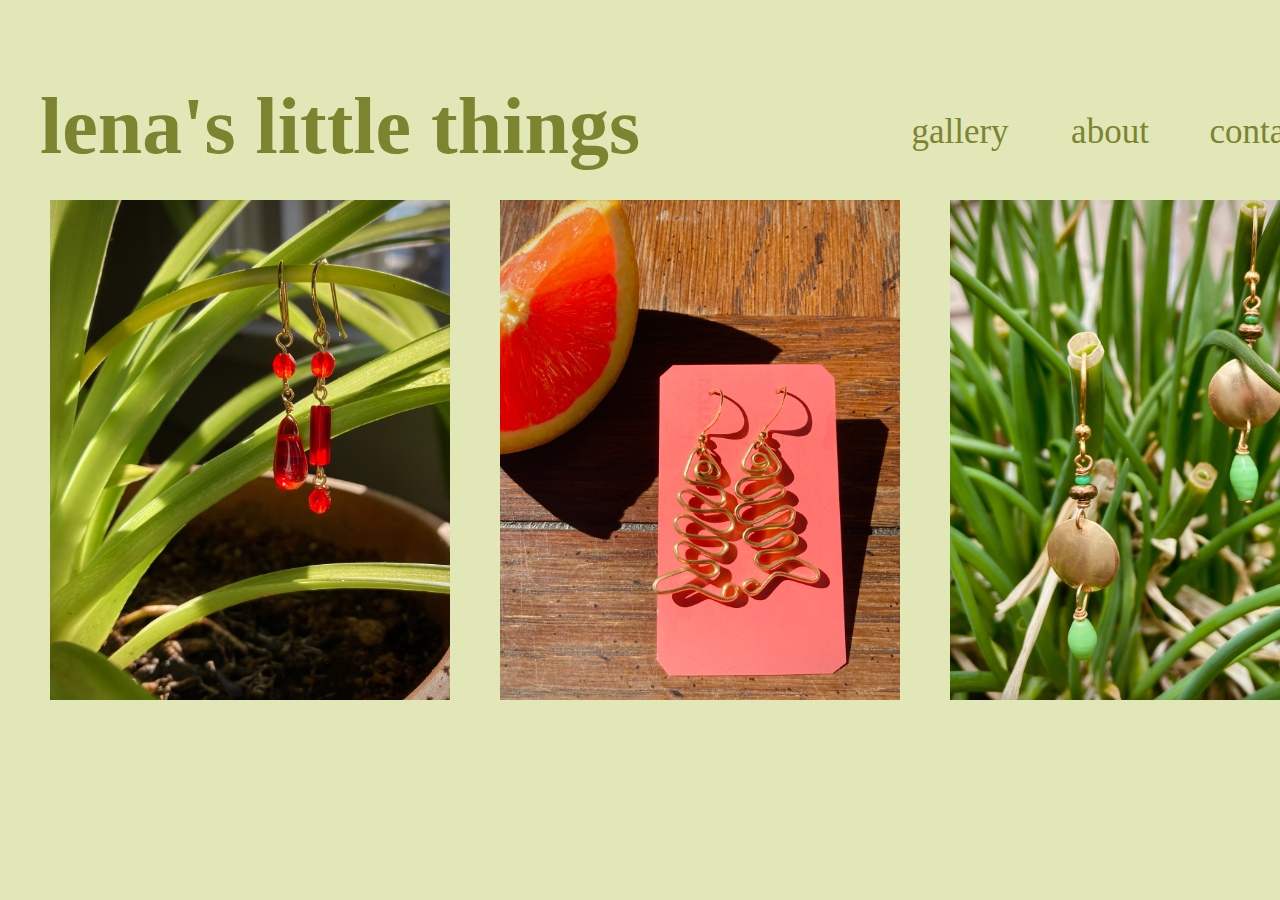
<file: index.html>
<!DOCTYPE html>
<html lang="en">
  <head>
    <style>
      /* Create two equal columns that floats next to each other */
      .column {
        float: left;
        width: 50%;
        padding: 10px;
      }

      .column img {
        margin-top: 12px;
      }

      /* Clear floats after the columns */
      .row:after {
        content: "";
        display: table;
        clear: both;
      }
    </style>
    <title>Lena's Website</title>
    <meta charset="utf-8">
    <link rel="stylesheet" href ="styles.css"/>
  </head>

  <body>
    <header class="main-header">
      <h1>lena's little things</h1>
    </header>
    <section>
      <a href="gallery.html">
      <button type = "button" class="gallery-button">gallery</button>
      </a>
      <button class="about-button">about</button>
      <button class="contact-button">contact</button>
      <br>
      <br>

      <!-- Photo Grid -->
<!-- <div class="row"> 
  <div class="column">
    <img class = "s0-image" src="images/ss.png" style="width:128px;height:128px;">
    <img class = "s1-image" src="images/ss1.png" style="width:128px;height:128px;">

  </div>
  <div class="column">
    <img class = "s0-image" src="images/ss.png" style="width:128px;height:128px;">
    <img class = "s2-image" src="images/ss2.png" style="width:128px;height:128px;">

  </div>
</div> -->

      

        <!-- UH poster presentation -->
        <!-- <img src = "https://www.soest.hawaii.edu/EarthScience-reu/images/2021_cohort_posters/Fleischer_REU2021_1500px.jpg" alt="UHM Atmospheric Sciences Research Poster"> -->
        <!-- <img class ="lena-image" src="https://www.soest.hawaii.edu/coasts/coastswp/wp-content/uploads/2022/07/IMG_8510-2048x2048.jpeg" >  -->
        <!-- style="width:128px;height:128px;" -->
        <img class = "s0-image" src="images/ss.png"> 
        <img class = "s1-image" src="images/ss1.png"> 
        <img class = "s2-image" src="images/ss2.png"> 

        <!-- <img class = "car-dude-image" src="images/IMG_1726.png">  -->

    </section>

    </body>
</html>
</file>
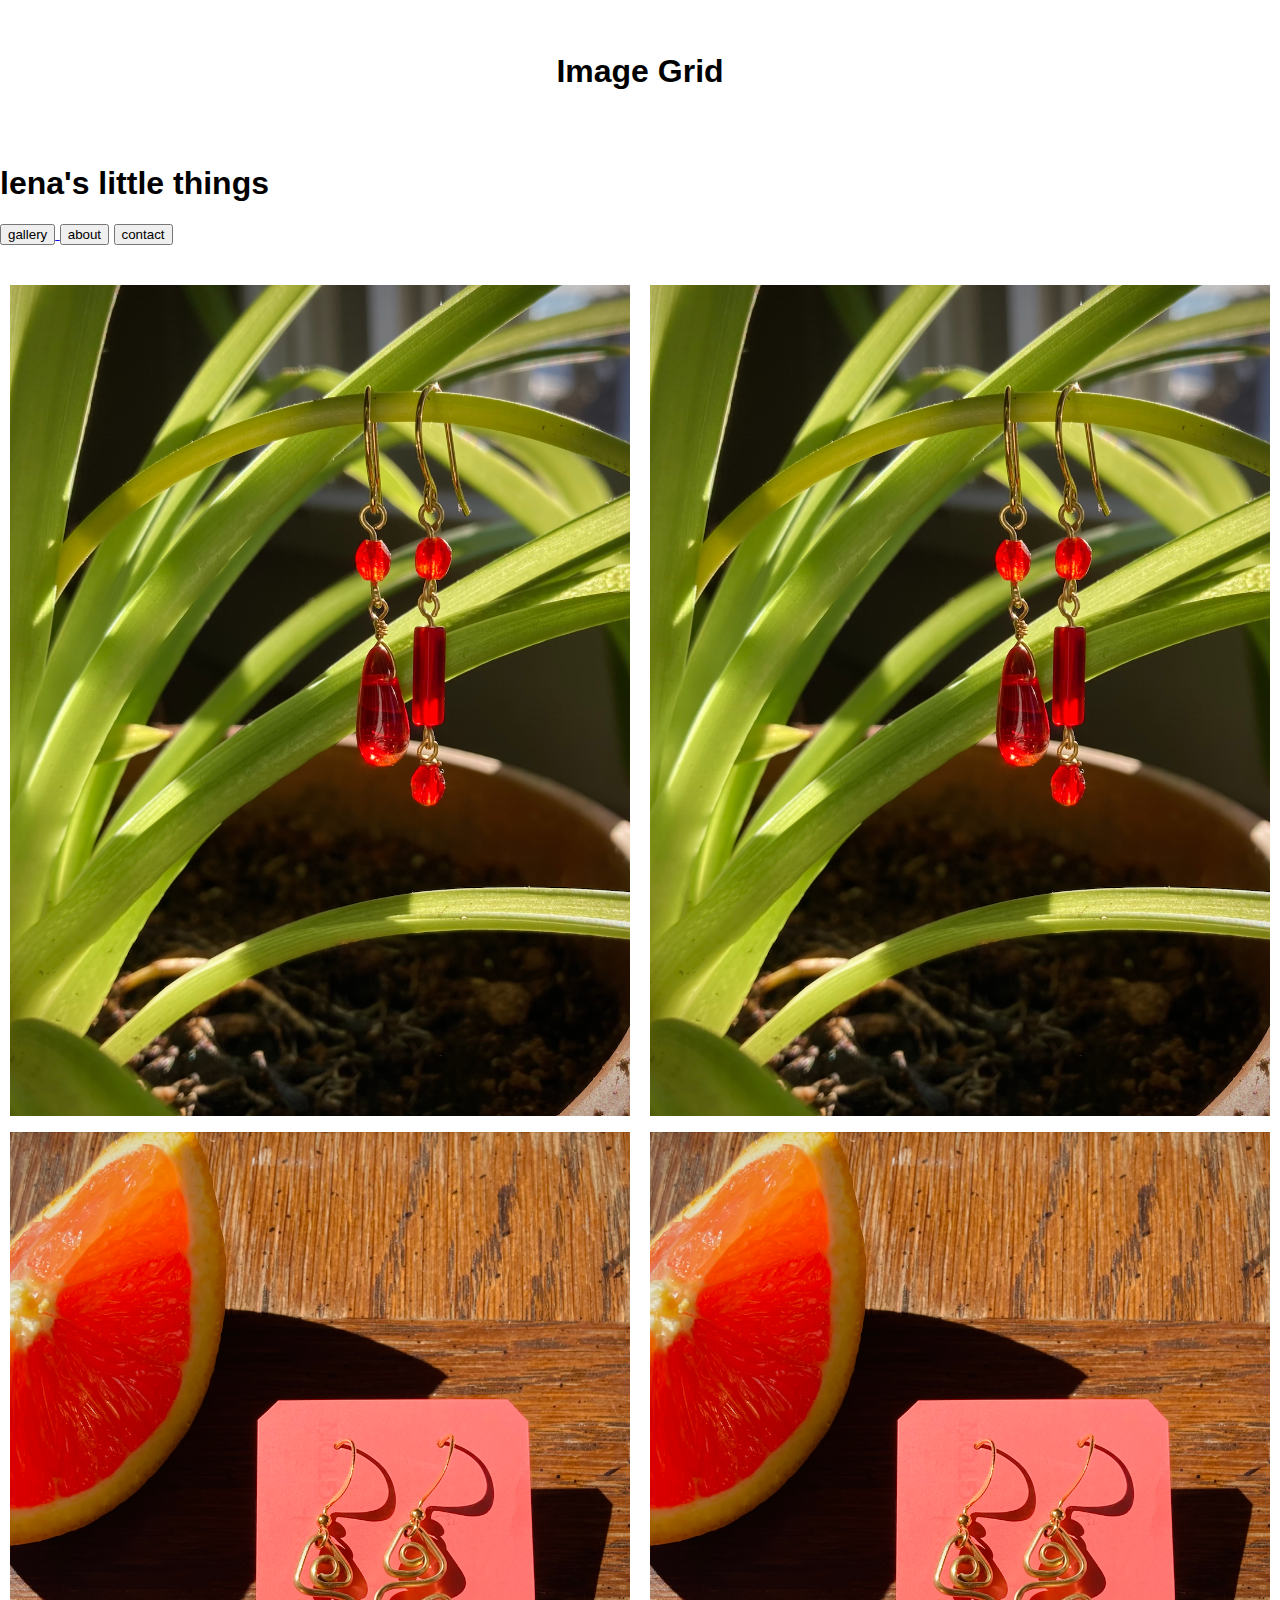
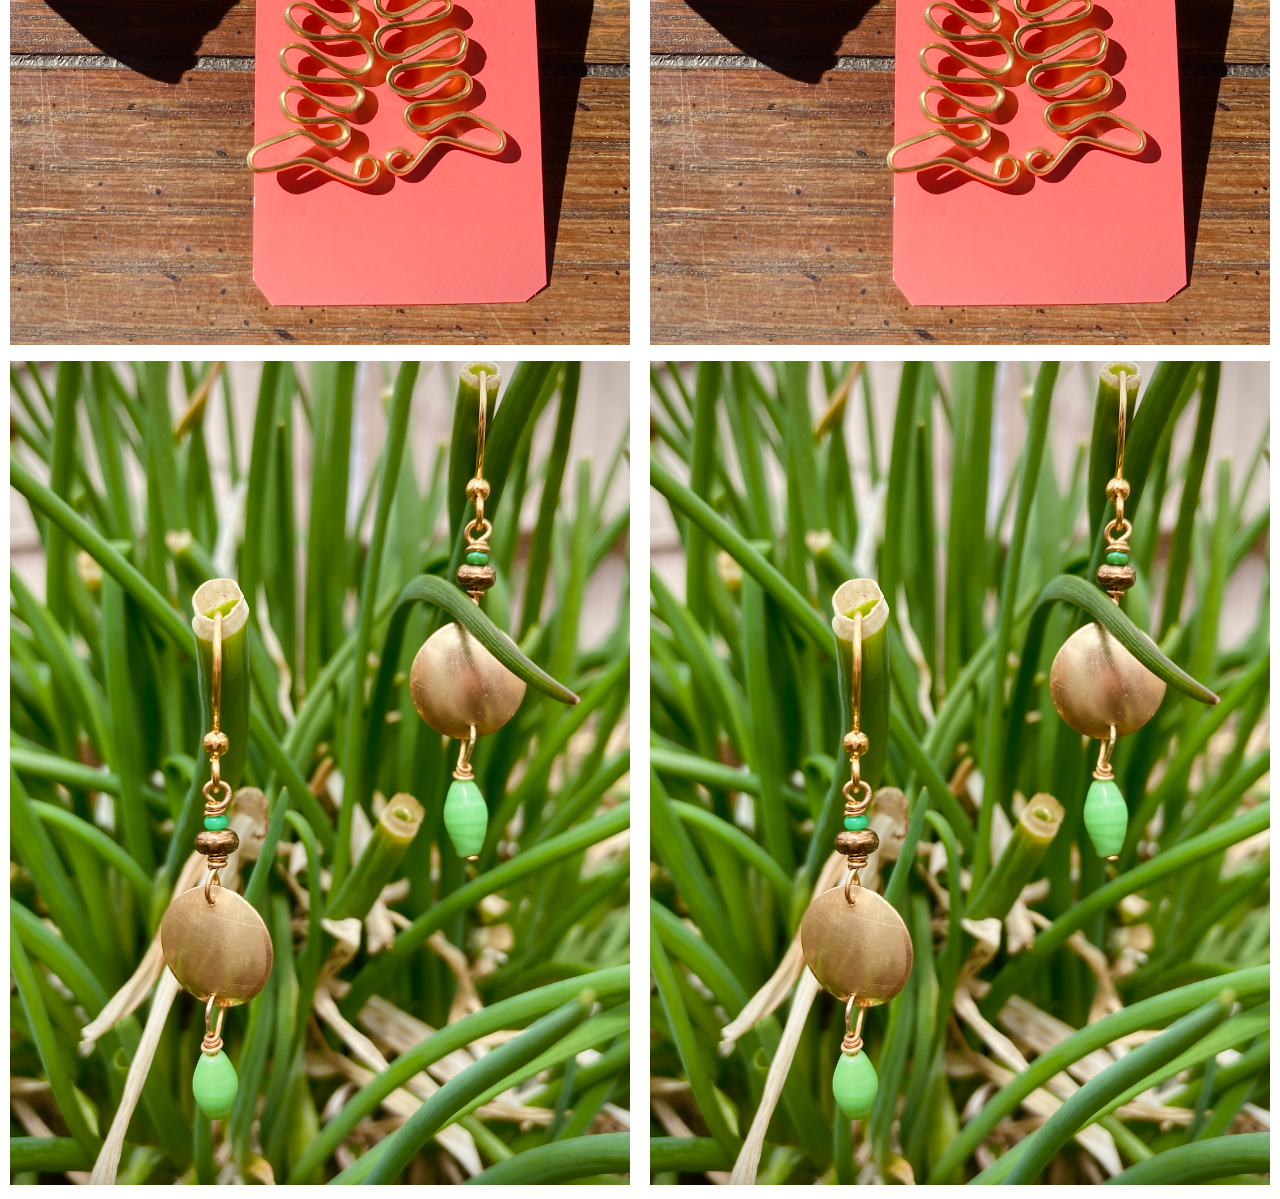
<file: gallery.html>
<!DOCTYPE html>
<html>
    <style>
        * {
        box-sizing: border-box;
        }

        body {
        margin: 0;
        font-family: Arial;
        }

        .header {
        text-align: center;
        padding: 32px;
        }

        /* Create two equal columns that floats next to each other */
        .column {
        float: left;
        width: 50%;
        padding: 10px;
        }

        .column img {
        margin-top: 12px;
        }

        /* Clear floats after the columns */
        .row:after {
        content: "";
        display: table;
        clear: both;
        } 
    </style>    
<body>

<!-- Header -->
<div class="header">
  <h1>Image Grid</h1>
</div>

<body>
    <header class="main-header">
      <h1>lena's little things</h1>
    </header>
      <a href="gallery.html">
      <button type = "button" class="gallery-button">gallery</button>
      </a>
      <button class="about-button">about</button>
      <button class="contact-button">contact</button>
      <br>
      <br>

<!-- Photo Grid -->
<div class="row"> 
  <div class="column">
  <img src="images/ss.png" style="width:100%">
  <img src="images/ss1.png" style="width:100%">
  <img src="images/ss2.png" style="width:100%">
  </div>

  <div class="column">
    <img src="images/ss.png" style="width:100%">
    <img src="images/ss1.png" style="width:100%">
    <img src="images/ss2.png" style="width:100%">  
  </div>
</div>

</body>
</html>
</file>
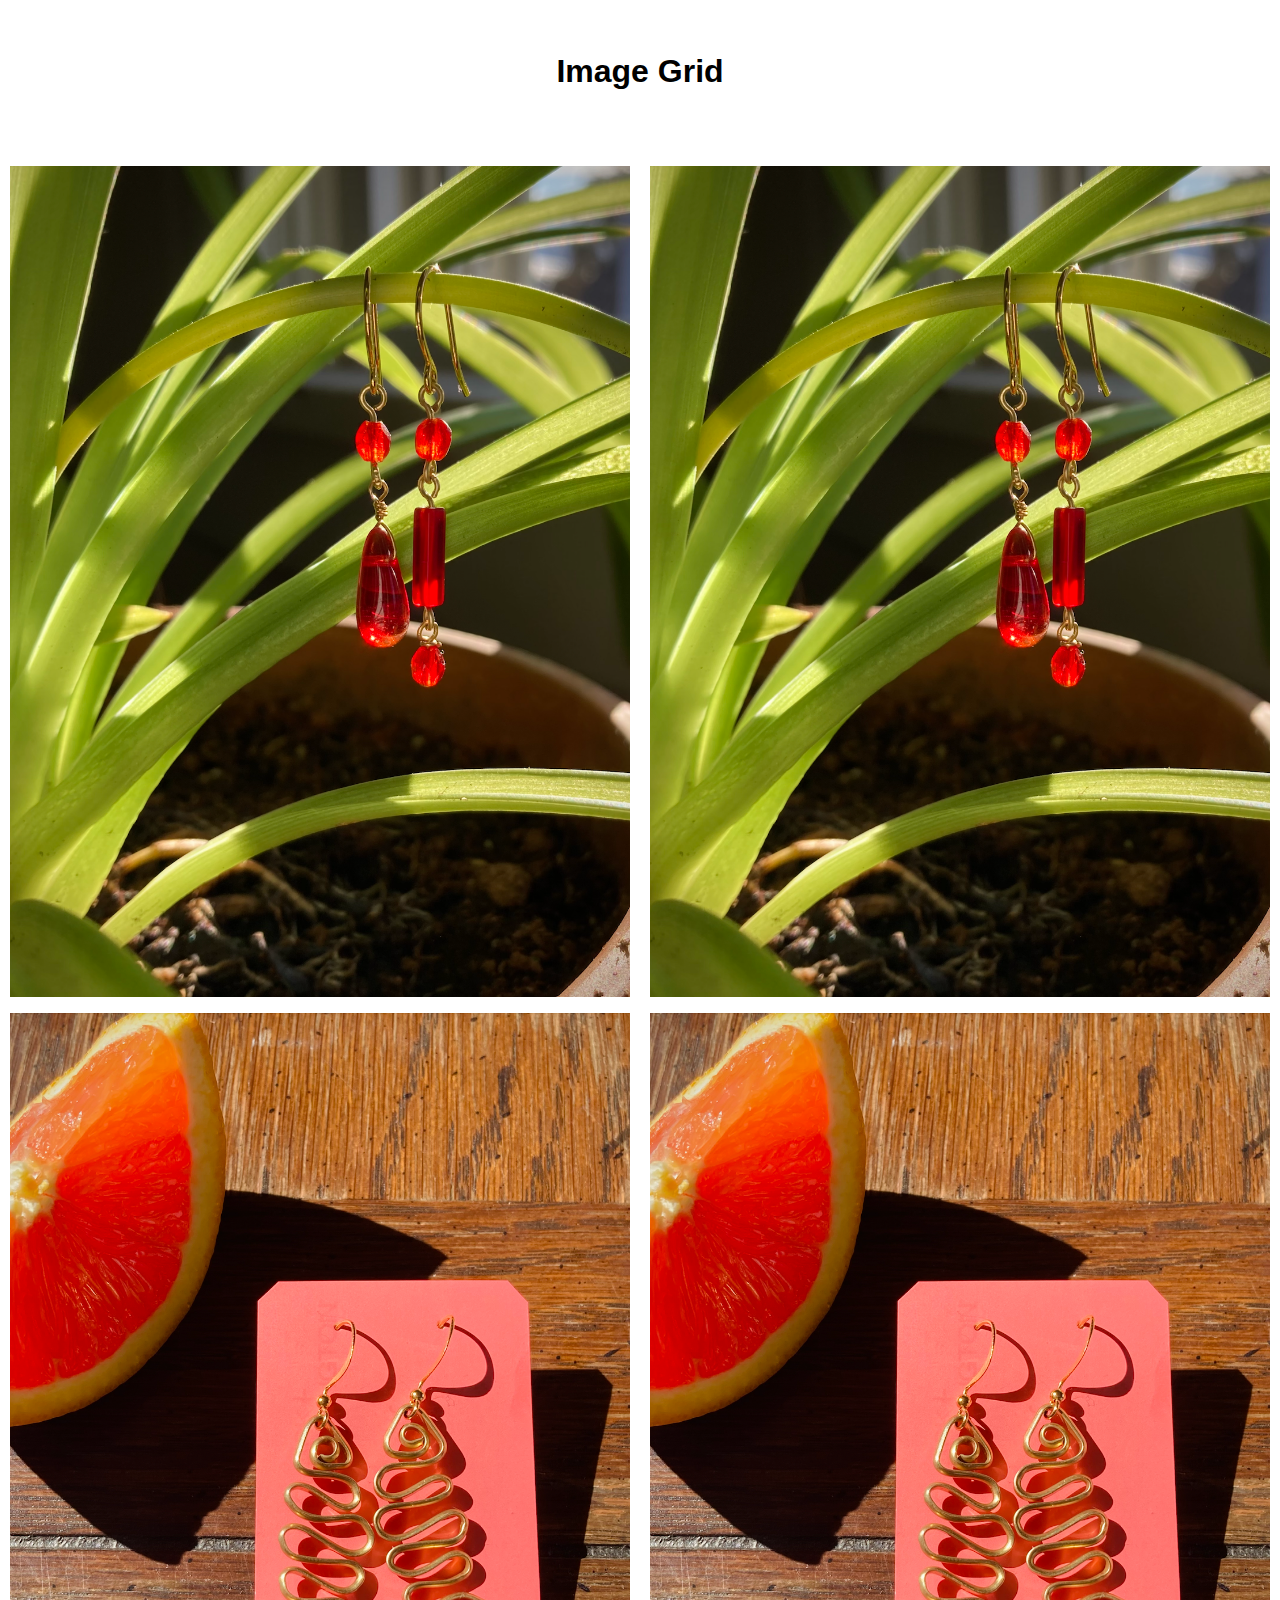
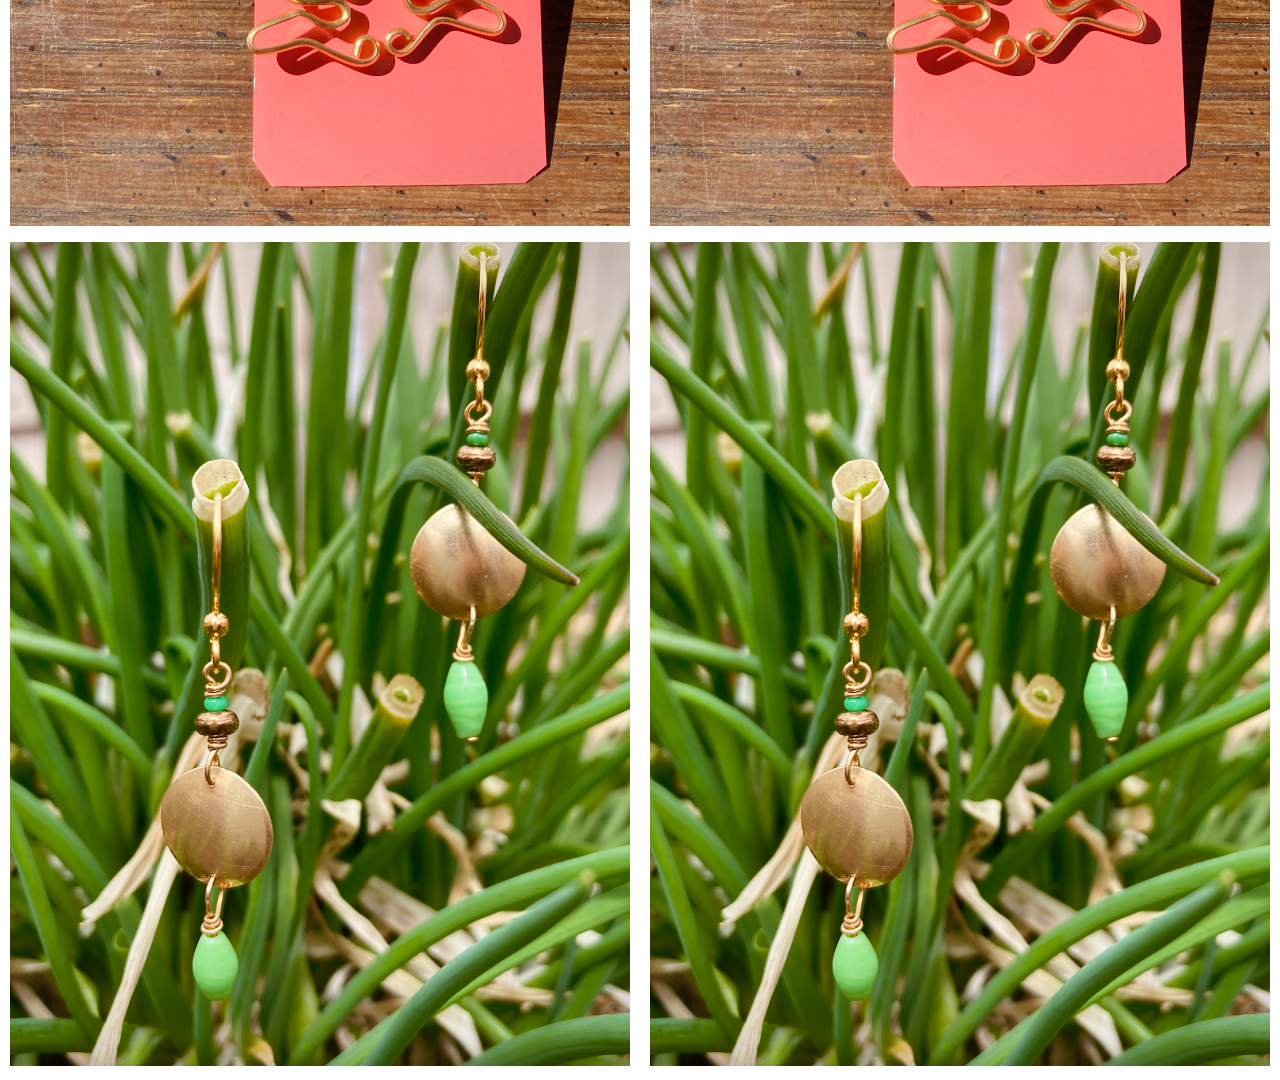
<file: test.html>
<!DOCTYPE html>
<html>
<style>
* {
  box-sizing: border-box;
}

body {
  margin: 0;
  font-family: Arial;
}

.header {
  text-align: center;
  padding: 32px;
}

/* Create two equal columns that floats next to each other */
.column {
  float: left;
  width: 50%;
  padding: 10px;
}

.column img {
  margin-top: 12px;
}

/* Clear floats after the columns */
.row:after {
  content: "";
  display: table;
  clear: both;
}
</style>
<body>

<!-- Header -->
<div class="header">
  <h1>Image Grid</h1>
</div>

<!-- Photo Grid -->
<div class="row"> 
  <div class="column">
  <img src="images/ss.png" style="width:100%">
  <img src="images/ss1.png" style="width:100%">
  <img src="images/ss2.png" style="width:100%">
  </div>

  <div class="column">
    <img src="images/ss.png" style="width:100%">
    <img src="images/ss1.png" style="width:100%">
    <img src="images/ss2.png" style="width:100%">  
  </div>
</div>

</body>
</html>
</file>
<file: styles.css>
:root {
    --top: 100px;
    --pistachio: #E2E7B8;
  }


html{
    background-color:#E2E7B8;
}
/* portrait */
.s0-image{
    position: absolute;
    width: 400px;
    height: 500px;
    left: 50px;
    top: 200px;
}

/* car */
.s1-image{
    position: absolute;
    width: 400px;
    height: 500px;
    left: 500px;
    top: 200px;
}

/* car */
.s2-image{
    position: absolute;
    width: 400px;
    height: 500px;
    left: 950px;
    top: 200px;
}

/* .row{
    top: 200px;
} */

/* gallery */
.gallery-button{
    position: absolute;
    width: 120px;
    height: 60px;
    left: 900px;
    top: var(--top, 0);

    font-family: 'Atma';
    font-style: normal;
    font-weight: 400;
    font-size: 35px;
    line-height: 57px;

    color: #7C8430;
    border-color: transparent;
    background-color: transparent;
}

/* about */
.about-button{
    position: absolute;
    width: 120px;
    height: 60px;
    left: 1050px;
    top: var(--top, 0);

    font-family: 'Atma';
    font-style: normal;
    font-weight: 400;
    font-size: 35px;
    line-height: 57px;

    color: #7C8430;
    border-color: transparent;
    background-color: transparent;
}

/* contact */
.contact-button{
    position: absolute;
    width: 120px;
    height: 60px;
    left: 1200px;
    top: var(--top, 0);

    font-family: 'Atma';
    font-style: normal;
    font-weight: 400;
    font-size: 35px;
    line-height: 57px;
    color: #7C8430;
    border-color: transparent;
    background-color: transparent;
}



/* lenas little things */
.main-header{
    position: absolute;
    width: 824px;
    height: 147px;
    left: 40px;
    top: 5px;

    font-family: 'Cagliostro';
    font-style: normal;
    font-weight: 400;
    font-size: 40px;
    line-height: 135px;

    color: #7C8430;
    
}
</file>
